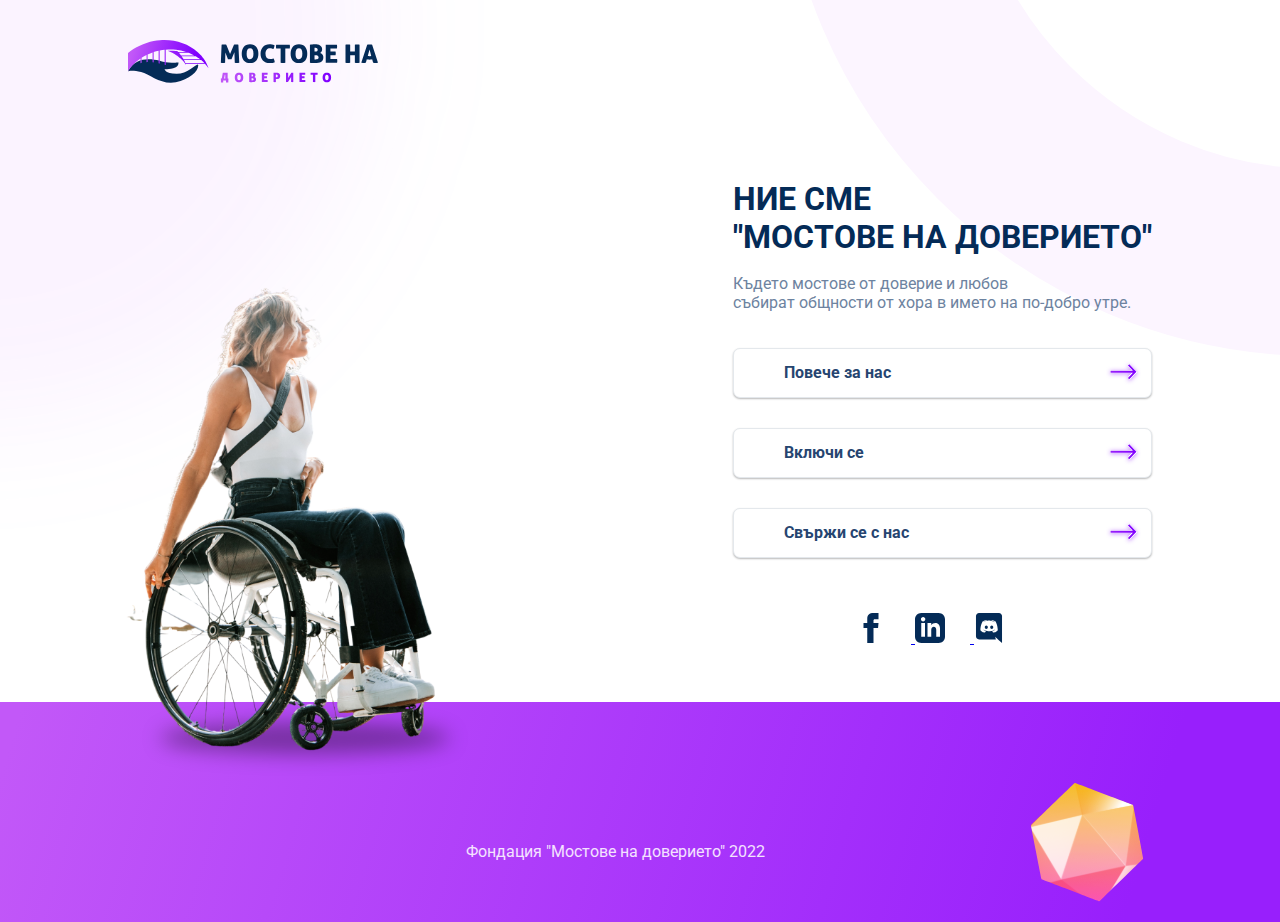
<file: index.html>
<!DOCTYPE html>
<html lang="bg">

<head>
    <title>Мостове на доверието</title>
    <link rel="shortcut icon" type="image/png" href="assets/images/favicon.png">

    <meta charset="UTF-8">

    <meta name="viewport" content="width=device-width, initial-scale=1.0">

    <title>Document</title>

    <link rel="stylesheet" href="style.css">
    <link rel="preconnect" href="https://fonts.googleapis.com">
    <link rel="preconnect" href="https://fonts.gstatic.com" crossorigin>
    <link href="https://fonts.googleapis.com/css2?family=Roboto&display=swap" rel="stylesheet">
    <link rel="preconnect" href="https://fonts.googleapis.com">
    <link rel="preconnect" href="https://fonts.gstatic.com" crossorigin>
    <link href="https://fonts.googleapis.com/css2?family=Roboto:wght@700&display=swap" rel="stylesheet">
</head>

<body>
    <main>
        <div class="ellipse-1" id="ellipse-1">
            <img src="assets/images/Ellipse-1.svg" alt="Pink ellipse in the background">
        </div>
        <div class="ellipse-2" id="ellipse-2">
            <img src="assets/images/Ellipse-2.svg" alt="Blurred pink ellipse in the background">
        </div>
        <div class="page">
            <div class="container">
                <div class="logo" id="logo">
                    <img src="assets/images/logo.svg" alt="Logo">
                </div>
                <div class="content" id="content">
                    <h1>НИЕ СМЕ</br>"МОСТОВЕ НА ДОВЕРИЕТО"</h1> </br>
                    <p>Където мостове от доверие и любов </br>събират общности от хора в името на по-добро утре.</p>
                    </br></br>
                    <div class="buttons" id="buttons">
                        <a href="http://docs.mnd.bg" target="_blank">
                            <button type="button" id="about-us">
                                <p>Повече за нас</p> <img src="assets/images/arrow.svg" alt="Purple arrow">
                            </button>
                        </a>
                        <a href="/join/">
                            <button type="button" id="join">
                                <p>Включи се</p><img src="assets/images/arrow.svg" alt="Purple arrow">
                            </button>
                        </a>
                        <a href="mailto:info@mnd.bg">
                            <button type="button" id="contact">
                                <p>Свържи се с нас</p><img src="assets/images/arrow.svg" alt="Purple arrow">
                            </button>
                        </a>
                    </div>
                    <div class="contacts">
                        <a href="https://www.facebook.com/%D0%9C%D0%BE%D1%81%D1%82%D0%BE%D0%B2%D0%B5-%D0%BD%D0%B0-%D0%94%D0%BE%D0%B2%D0%B5%D1%80%D0%B8%D0%B5%D1%82%D0%BE-113023743901954"
                            target="_blank">
                            <img src="assets/images/Facebook.svg" alt="Facebook logo" />
                        </a>
                        <a href="https://www.linkedin.com/company/81634067/" target="_blank">
                            <img src="assets/images/Linkedin.svg" alt="Linkedin logo">
                        </a>
                        <a href="https://discord.gg/ETqzXJb7DP" target="_blank">
                            <img src="assets/images/Discord.svg" alt="Discord logo">
                        </a>
                    </div>
                </div>
            </div>

            <div class="main-page">
                <div class="rectangle">
                    <div class="photo" id="photo">
                        <img src="assets/images/girl-in-a-wheelchair.png" alt="Girl in a wheelchair">
                    </div>
                    <div class="shadow">
                    </div>
                    <div class="figure-floating"><img src="assets/images/geometric-figure.svg"
                            alt="Floating geometric figure icosahedron">
                    </div>
                    <p>Фондация "Мостове на доверието" 2022</p>
                </div>
            </div>
        </div>

    </main>
</body>

</html>
</file>
<file: style.css>
*{
    margin: 0;
    padding: 0;
    box-sizing: border-box;
}
body{
    background: white;
    min-height: 100vh;
}
.page{
    display: flex;
    flex-direction: column;
}
.container{
    margin: 0 auto;
    width: 80%;
    display: flex;
    justify-content: space-between;
}
.logo{
    padding-top: 40px;
    float: left;
    left: 0px;
}
.logo img{
    width: 250px;
}
.ellipse-1{
    position: absolute;
    right: 0;
    z-index: -1;
}
.ellipse-1 img{
    width: 500px;
    z-index: -1;
}
.ellipse-2{
    position: absolute;
    z-index: -1;
}
.ellipse-2 img{
    width: 500px;
}
.photo{
    position: absolute;
    width: 450px;
    top: -420px;
}
.photo img{
    position: absolute;
    width: 71.1%;
    height: auto;
    margin-left: 120px;
    z-index: 3;
}
.content{
    z-index: 1;
    padding-top: 180px;
}
.content h1{
    color: rgba(4, 43, 87, 1);
    font-family: 'Roboto', sans-serif;
}
.content p{
    color: rgb(109, 131, 160);
    font-family: 'Roboto', sans-serif;
}
.buttons button{
    display: block;
    margin-bottom: 30px;
    width: 100%;
    height: 50px;
    border-radius: 7px;
    border: 0.5px solid rgb(228, 232, 236);
    background-color: white;
    cursor: pointer;
    box-shadow: 0px 1px 2px rgb(185, 185, 185);
}
.buttons button:hover{
    border: 0.5px solid rgb(136, 52, 243);
}
.buttons button img{
    float: right;
    width: 35px;
    margin-right: 10px; 
}
.buttons button p{
    float: left;
    margin-left: 50px;
    font-size: 16px;
    color: rgb(38, 69, 112);
    font-weight: bold;
    margin-top: 2px;
}
.contacts{
    text-align: center;
    margin-top: 55px;
}
.contacts img{
    width: 30px;
    height: 30px;
    margin-right: 25px;
    cursor: pointer;
    transition: transform .5s;
}
.contacts img:hover{
    -ms-transform: scale(1.2);
    -webkit-transform: scale(1.2);
    transform: scale(1.2);
}
.rectangle{
    position: relative;
    height: 220px;
    width: 100%;
    margin-top: 55px;
    background: linear-gradient(106.58deg, #C258F8 1.66%, #981FFC 88.43%);
    z-index: 1;
}
.shadow{
    position: absolute;
    border-radius: 50%;
    width: 290px;
    height: 32px;
    background-color: rgba(0, 0, 0, 0.349);
    z-index: 2;
    margin-left: 160px;
    margin-top: 20px;
    filter: blur(10px);
}
.floating{
    animation-name: floating;
    animation-duration: 3s;
    animation-iteration-count: infinite;
    animation-timing-function: ease-in-out;
    margin-left: 30px;
    margin-top: 5px;
}
@keyframes floating{
    0%{transform: translate(0, 0px);}
    50%{transform: translate(0, 15px);}
    100%{transform: translate(0, -0px);}
}
.rectangle .figure-floating{
    width: 250px;
    float: right;
    margin-top: 80px;
    overflow: hidden;
    animation: floating 3s ease-in-out infinite;
}
.rectangle p{
    color: rgba(244, 226, 255, 1);
    text-align: center;
    padding-top: 140px;
    font-family: 'Roboto', sans-serif;
    margin-left: 200px;
    font-size: 16px;
}
@media (max-width: 1024px){
    .page {
        flex-direction: column-reverse;
    }
    .container{
        display: block;
        width: auto;
    }
    .content{
        padding-top: 80px;
    }
    .logo{
        position: absolute;
        top: 0;
        margin-right: auto;
        right: 0;
        left: 0;
        text-align: center;
    }
    .photo {
        margin-right: auto;
        right: 0;
        left: 0;
        text-align: center;
    }
    .rectangle{
        margin-top: 602px;
        height: 133px;
    }
    .rectangle p {
        display: none;
    }
    .shadow{
        margin-left: auto;
        margin-right: auto;
        right: 0;
        left: 0;
        text-align: center;
    }
    .contacts{
        margin-bottom: 55px;
    }
} 
@media only screen and (max-width: 1000px){
    body{
        overflow-y: visible;
    }
    .ellipse-1 img{
        width: 350px;
    }
    .ellipse-2 img{
        width: 350px;
    }
    .photo {
        margin-left: auto;
        margin-right: auto;
        right: 0;
        left: 0;
        text-align: center;
        width: 400px;
        top: -355px;
    }
    .photo img{
        margin-left: auto;
        margin-right: auto;
        right: 0;
        left: 0;
        text-align: center;
    }
    .shadow{
        width: 260px;
        margin-top: 35px;
    }
    .rectangle .figure-floating{
        width: 150px;
    }
    .rectangle .figure-floating img{
        width: 90px;
    }
}
@media only screen and (max-width: 700px){
    body{
        overflow-y: visible;
    }
    .content{
        padding-left: 20px;
        padding-right: 20px;
    }
    .content h1{
        font-size: 24px;
    }
    .ellipse-1 img{
        width: 180px;
    }
    .ellipse-2 img{
        width: 180px;
    }
    .photo{
        width: 350px;
        top: -288px;
    }
    .photo img{
        margin-left: auto;
        margin-right: auto;
        right: 0;
        left: 0;
        text-align: center;
    }
    .rectangle{
        margin-top: 502px;
        height: 130px;
    }
    .rectangle .figure-floating{
        width: 85px;
    }
    .rectangle .figure-floating img{
        width: 70px;
    }
    .shadow{
        width: 230px;
        margin-top: 50px;
    }
}
@media only screen and (max-width: 280px){
    .content h1{
        font-size: 18px;
    }
    .logo img{
        width: 200px;
    }
    .photo{
        width: 280px;
        top: -230px;
    }
    .rectangle{
        margin-top: 350px;
    }
    .rectangle .figure-floating{
        width: 75px;
    }
    .rectangle .figure-floating img{
        width: 60px;
    }
    .shadow{
        width: 180px;
        margin-top: 40px;
    }
}
</file>
